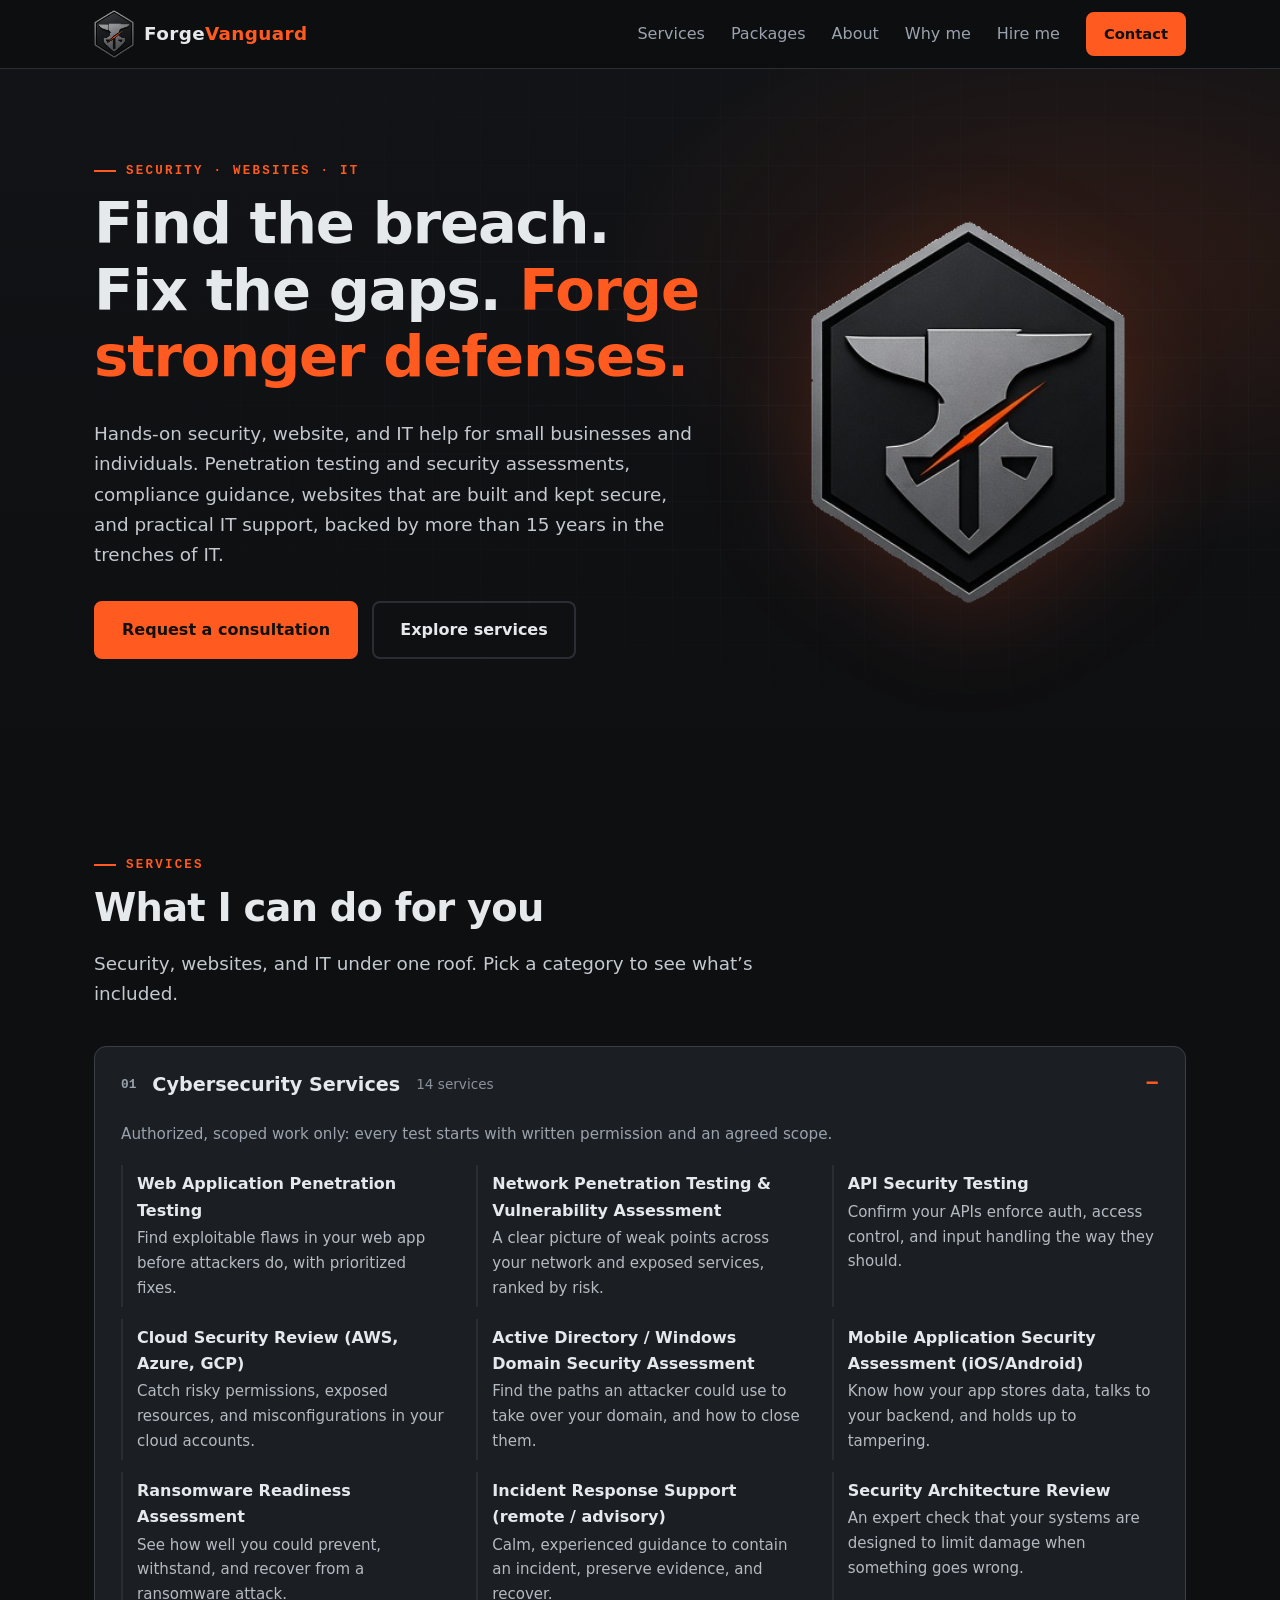
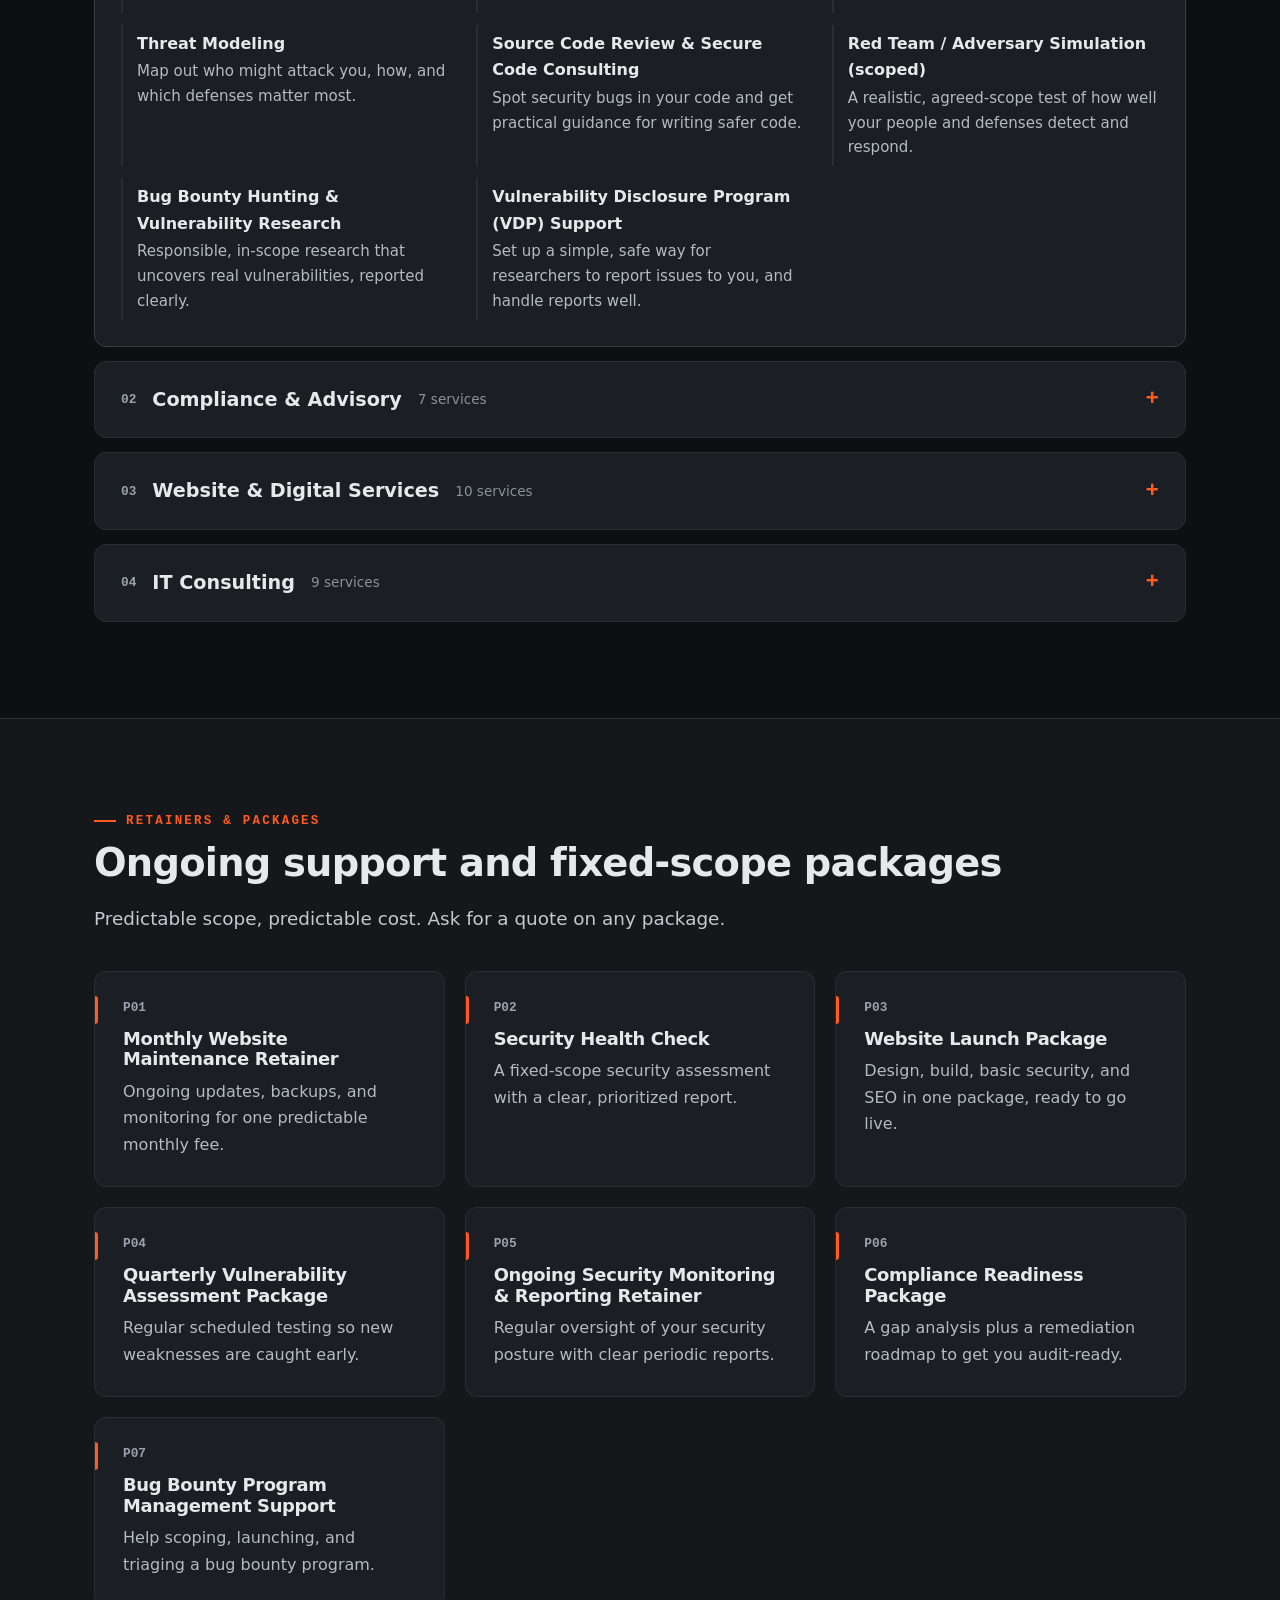
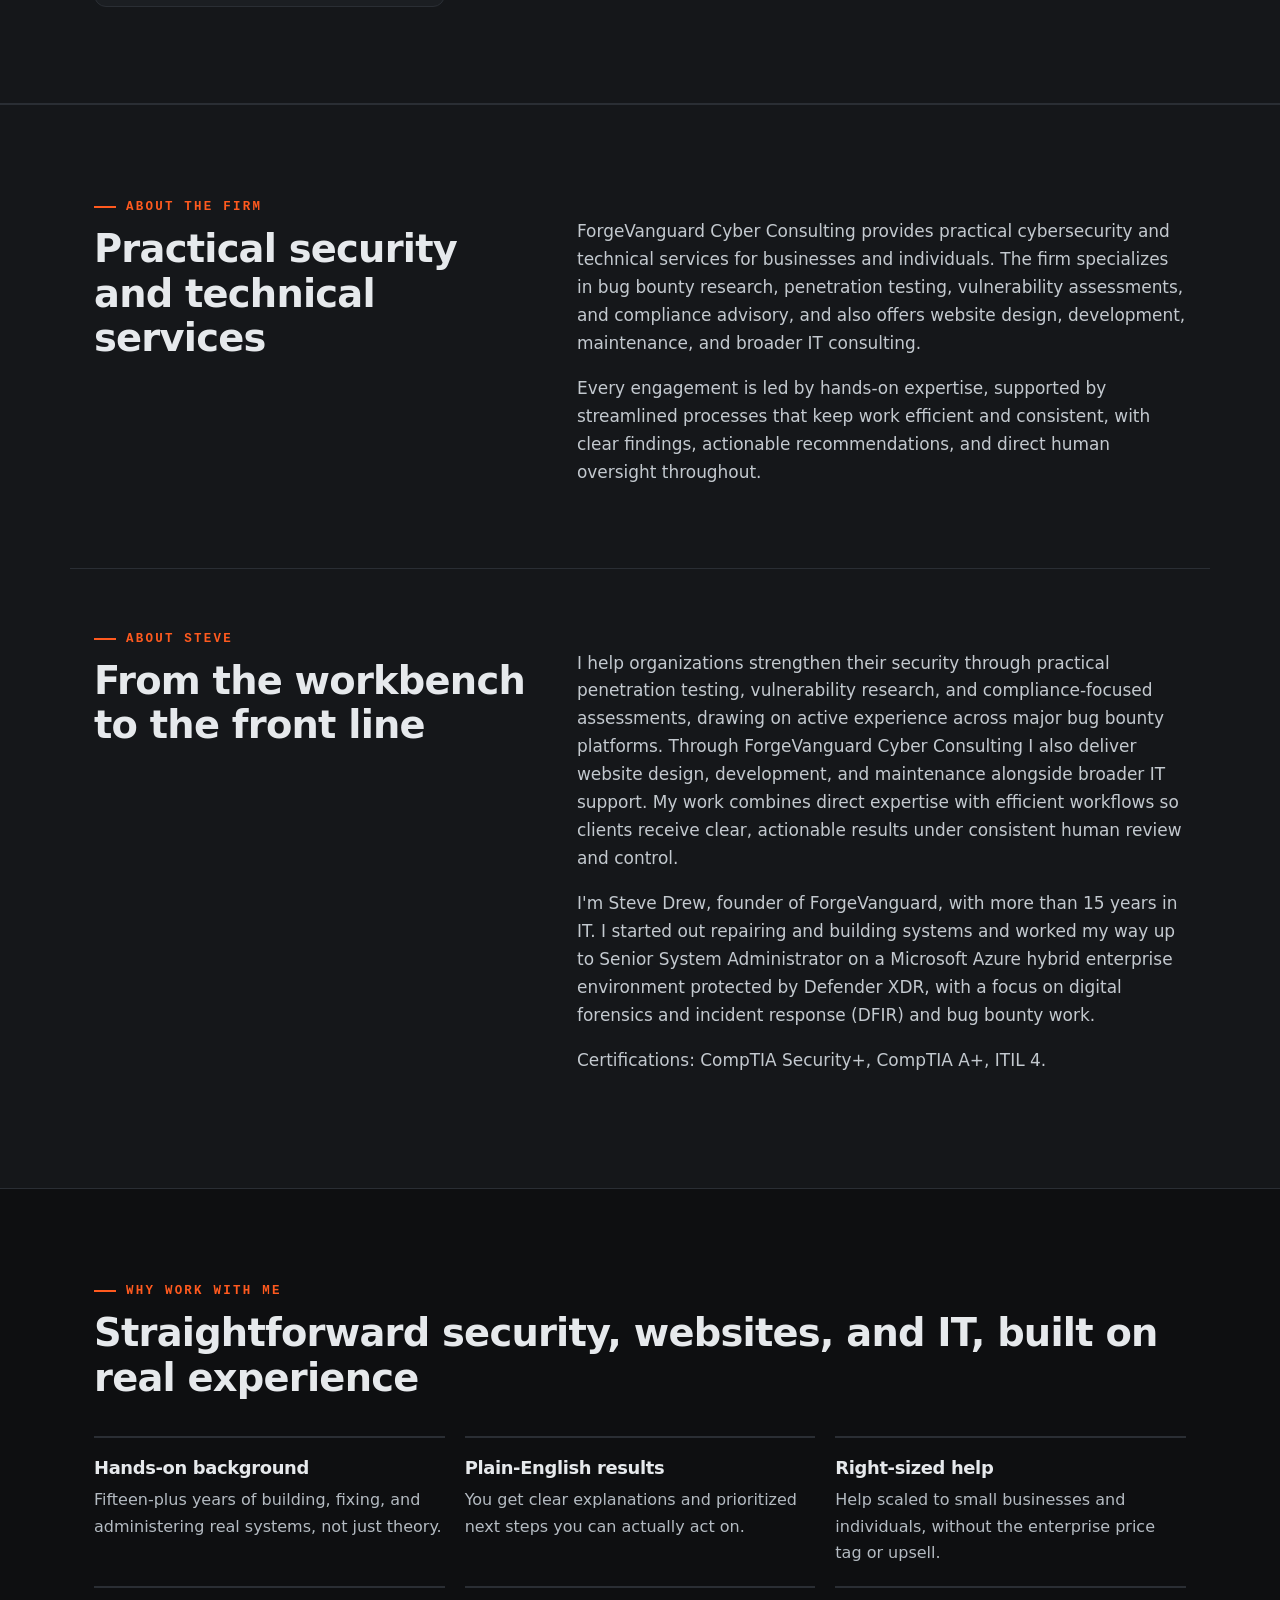
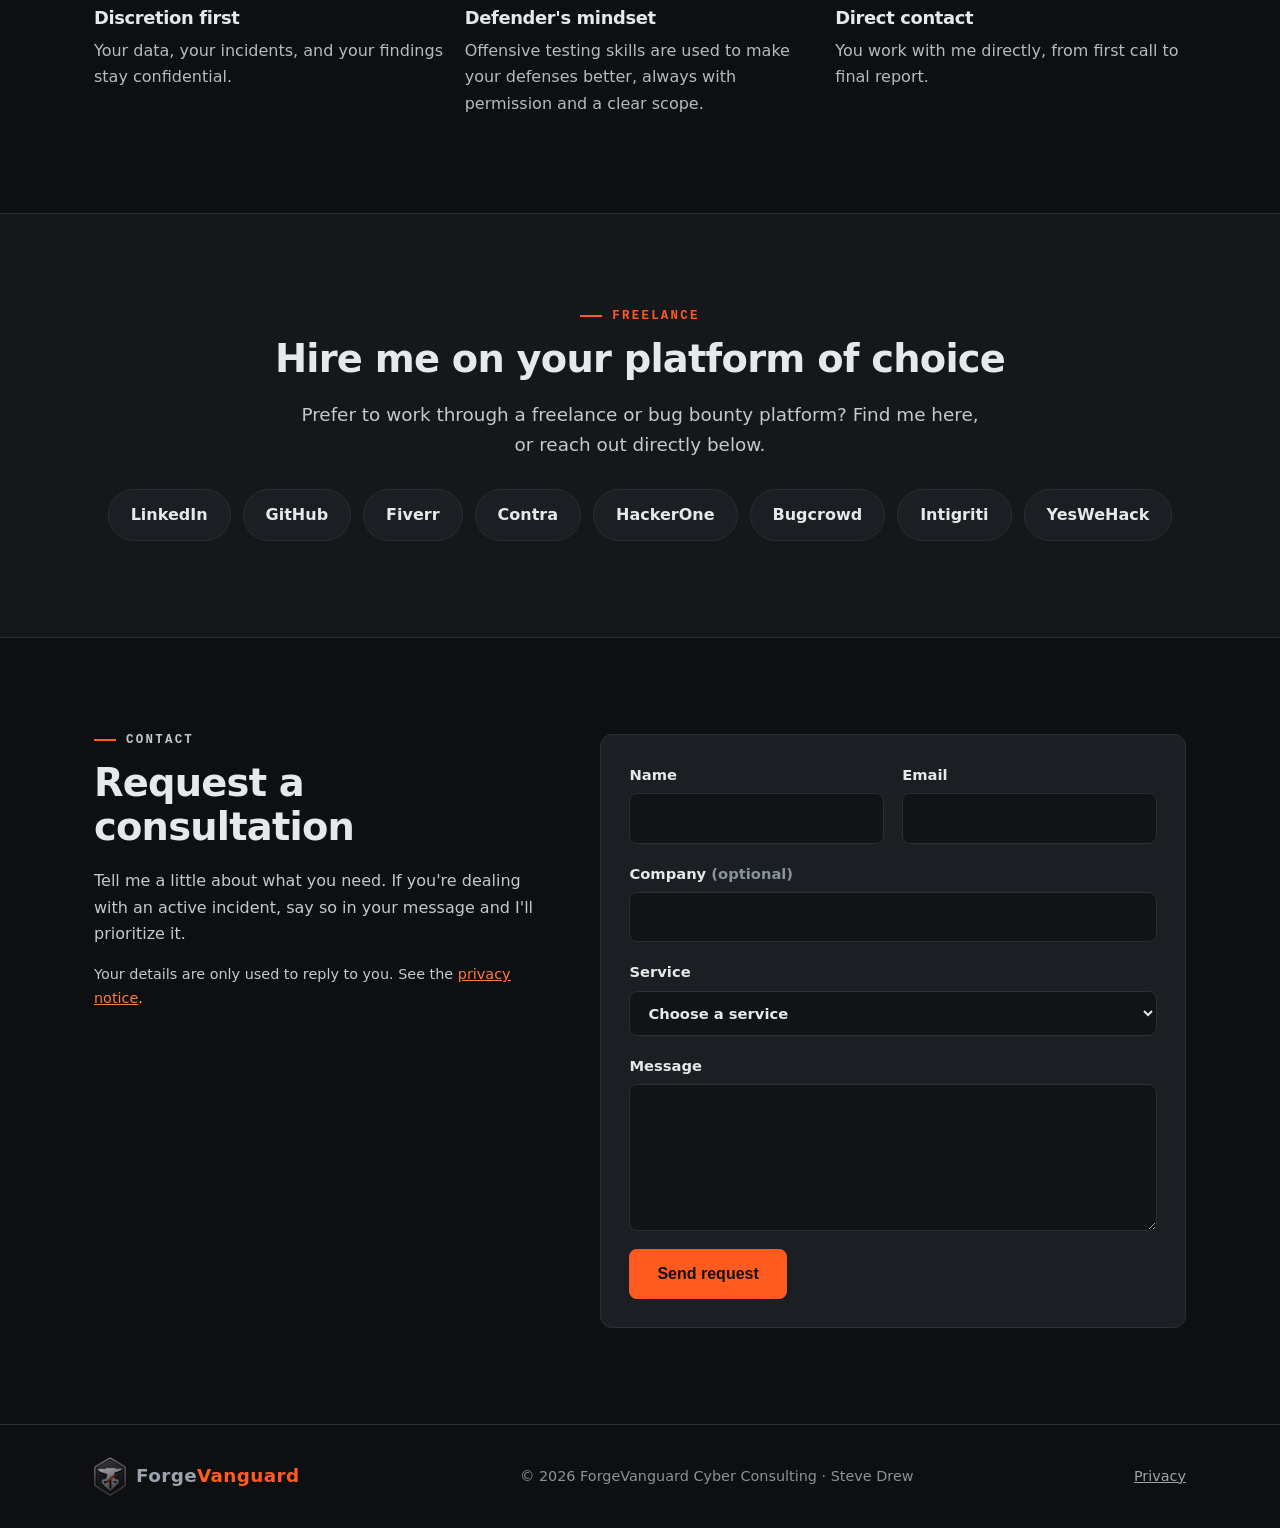
<file: index.html>
<!DOCTYPE html>
<html lang="en">
<head>
<meta charset="utf-8">
<meta name="viewport" content="width=device-width, initial-scale=1">
<title>ForgeVanguard Cyber Consulting | Penetration Testing, Security, Websites & IT Consulting</title>
<meta name="description" content="ForgeVanguard Cyber Consulting: penetration testing, security assessments, compliance advisory, website design and maintenance, and IT consulting for small businesses and individuals.">
<meta name="author" content="Steve Drew">
<meta name="theme-color" content="#121316">
<link rel="canonical" href="https://forgevanguard.pages.dev/">
<meta property="og:type" content="website">
<meta property="og:title" content="ForgeVanguard Cyber Consulting">
<meta property="og:description" content="Security, websites, and IT from Steve Drew: penetration testing, security assessments, compliance help, website builds and care plans, and hands-on IT consulting.">
<meta property="og:url" content="https://forgevanguard.pages.dev/">
<meta property="og:image" content="https://forgevanguard.pages.dev/assets/logo.png">
<meta name="twitter:card" content="summary">
<meta name="twitter:title" content="ForgeVanguard Cyber Consulting">
<meta name="twitter:description" content="Security, website, and IT consulting from Steve Drew.">
<meta name="twitter:image" content="https://forgevanguard.pages.dev/assets/logo.png">
<link rel="icon" type="image/png" href="assets/logo.png">
<link rel="apple-touch-icon" href="assets/logo.png">
<link rel="stylesheet" href="styles.css">
</head>
<body>
<a class="skip" href="#main">Skip to content</a>
<header class="site-header">
  <div class="wrap nav">
    <a href="#top" class="brand"><img src="assets/logo.png" alt="" width="40" height="40"><span>Forge<b>Vanguard</b></span></a>
    <button class="menu-btn" aria-expanded="false" aria-controls="nav-links" aria-label="Open menu"><span></span><span></span><span></span></button>
    <nav id="nav-links" aria-label="Primary">
      <a href="#services">Services</a><a href="#packages">Packages</a><a href="#about">About</a><a href="#why">Why me</a><a href="#hire">Hire me</a>
      <a href="#contact" class="btn btn-sm">Contact</a>
    </nav>
  </div>
</header>
<main id="main">
<section class="hero" id="top">
  <div class="wrap hero-grid">
    <div>
      <p class="eyebrow">Security &middot; Websites &middot; IT</p>
      <h1>Find the breach. Fix the gaps. <span class="accent">Forge stronger defenses.</span></h1>
      <p class="lead">Hands-on security, website, and IT help for small businesses and individuals. Penetration testing and security assessments, compliance guidance, websites that are built and kept secure, and practical IT support, backed by more than 15 years in the trenches of IT.</p>
      <div class="cta-row">
        <a href="#contact" class="btn">Request a consultation</a>
        <a href="#services" class="btn btn-ghost">Explore services</a>
      </div>
    </div>
    <div class="hero-badge" aria-hidden="true"><img src="assets/logo.png" alt="" width="320" height="320"></div>
  </div>
</section>

<section id="services" class="section">
  <div class="wrap">
    <p class="eyebrow">Services</p>
    <h2>What I can do for you</h2>
    <p class="lead">Security, websites, and IT under one roof. Pick a category to see what&rsquo;s included.</p>
    <div class="svc-groups">
      <details class="svc" open id="svc-sec">
        <summary><span class="num">01</span><span class="svc-title">Cybersecurity Services</span><span class="svc-count">14 services</span></summary>
        <p class="svc-intro">Authorized, scoped work only: every test starts with written permission and an agreed scope.</p>
        <ul class="svc-list">
          <li><h4>Web Application Penetration Testing</h4><p>Find exploitable flaws in your web app before attackers do, with prioritized fixes.</p></li>
          <li><h4>Network Penetration Testing &amp; Vulnerability Assessment</h4><p>A clear picture of weak points across your network and exposed services, ranked by risk.</p></li>
          <li><h4>API Security Testing</h4><p>Confirm your APIs enforce auth, access control, and input handling the way they should.</p></li>
          <li><h4>Cloud Security Review (AWS, Azure, GCP)</h4><p>Catch risky permissions, exposed resources, and misconfigurations in your cloud accounts.</p></li>
          <li><h4>Active Directory / Windows Domain Security Assessment</h4><p>Find the paths an attacker could use to take over your domain, and how to close them.</p></li>
          <li><h4>Mobile Application Security Assessment (iOS/Android)</h4><p>Know how your app stores data, talks to your backend, and holds up to tampering.</p></li>
          <li><h4>Ransomware Readiness Assessment</h4><p>See how well you could prevent, withstand, and recover from a ransomware attack.</p></li>
          <li><h4>Incident Response Support (remote / advisory)</h4><p>Calm, experienced guidance to contain an incident, preserve evidence, and recover.</p></li>
          <li><h4>Security Architecture Review</h4><p>An expert check that your systems are designed to limit damage when something goes wrong.</p></li>
          <li><h4>Threat Modeling</h4><p>Map out who might attack you, how, and which defenses matter most.</p></li>
          <li><h4>Source Code Review &amp; Secure Code Consulting</h4><p>Spot security bugs in your code and get practical guidance for writing safer code.</p></li>
          <li><h4>Red Team / Adversary Simulation (scoped)</h4><p>A realistic, agreed-scope test of how well your people and defenses detect and respond.</p></li>
          <li><h4>Bug Bounty Hunting &amp; Vulnerability Research</h4><p>Responsible, in-scope research that uncovers real vulnerabilities, reported clearly.</p></li>
          <li><h4>Vulnerability Disclosure Program (VDP) Support</h4><p>Set up a simple, safe way for researchers to report issues to you, and handle reports well.</p></li>
        </ul>
      </details>
      <details class="svc" id="svc-comp">
        <summary><span class="num">02</span><span class="svc-title">Compliance &amp; Advisory</span><span class="svc-count">7 services</span></summary>
        <p class="svc-intro">Practical guidance that turns frameworks and risk into a plan you can follow.</p>
        <ul class="svc-list">
          <li><h4>Cybersecurity Risk Assessment</h4><p>Understand your biggest security risks and where to spend first.</p></li>
          <li><h4>Compliance Gap Analysis (NIST CSF, ISO 27001, SOC 2, PCI DSS, GDPR, etc.)</h4><p>See exactly where you stand against a framework and what is left to do.</p></li>
          <li><h4>Virtual CISO (vCISO) Advisory</h4><p>Senior security leadership on call, without a full-time hire.</p></li>
          <li><h4>Cybersecurity Strategy &amp; Roadmap Consulting</h4><p>A realistic, prioritized security roadmap that fits your budget and goals.</p></li>
          <li><h4>Policy &amp; Procedure Development</h4><p>Clear, usable security policies your team can actually follow.</p></li>
          <li><h4>Vendor / Third-Party Security Reviews</h4><p>Know whether the vendors you rely on handle your data safely.</p></li>
          <li><h4>Security Awareness Training (content or delivery)</h4><p>Plain-language training that helps your team spot phishing and build safe habits.</p></li>
        </ul>
      </details>
      <details class="svc" id="svc-web">
        <summary><span class="num">03</span><span class="svc-title">Website &amp; Digital Services</span><span class="svc-count">10 services</span></summary>
        <p class="svc-intro">Fast, secure websites that look sharp and stay that way.</p>
        <ul class="svc-list">
          <li><h4>Custom Website Design &amp; Build</h4><p>A professional landing page, business site, or portfolio built to fit your brand.</p></li>
          <li><h4>Website Maintenance &amp; Care Plans</h4><p>Updates, backups, and monitoring handled, so your site stays healthy and online.</p></li>
          <li><h4>Website Redesign &amp; Modernization</h4><p>Refresh an outdated site into a modern, mobile-friendly one.</p></li>
          <li><h4>WordPress / Webflow / Framer Development &amp; Setup</h4><p>Your site set up properly on the platform that suits you, ready to manage yourself.</p></li>
          <li><h4>E-commerce Site Setup &amp; Optimization (Shopify, etc.)</h4><p>A store that is easy to shop, easy to run, and set up to sell.</p></li>
          <li><h4>Security Hardening for Websites</h4><p>Security headers, WAF basics, and patching to keep your site from being an easy target.</p></li>
          <li><h4>Performance Optimization &amp; Core Web Vitals</h4><p>A faster site that keeps visitors around and scores well with search engines.</p></li>
          <li><h4>SEO Setup &amp; Ongoing SEO Management</h4><p>Solid technical SEO and ongoing tuning so customers can find you.</p></li>
          <li><h4>Landing Page Creation for Campaigns or Product Launches</h4><p>Focused pages built to convert visitors for a launch or campaign.</p></li>
          <li><h4>Website Migration (platform or host changes)</h4><p>Move to a new platform or host without losing content, rankings, or uptime.</p></li>
        </ul>
      </details>
      <details class="svc" id="svc-it">
        <summary><span class="num">04</span><span class="svc-title">IT Consulting</span><span class="svc-count">9 services</span></summary>
        <p class="svc-intro">Enterprise-grade know-how, sized for small businesses.</p>
        <ul class="svc-list">
          <li><h4>IT Consulting &amp; Advisory for Small Businesses</h4><p>Straight answers on what tech you need, what you don't, and how to set it up right.</p></li>
          <li><h4>Remote IT Support &amp; Troubleshooting</h4><p>Get problems diagnosed and fixed quickly, without waiting for an on-site visit.</p></li>
          <li><h4>System Administration (Linux, Windows Server)</h4><p>Servers configured, patched, and maintained so they run reliably and securely.</p></li>
          <li><h4>Cloud Infrastructure Setup &amp; Management</h4><p>Cloud environments set up cleanly and kept secure, organized, and cost-aware.</p></li>
          <li><h4>Backup &amp; Disaster Recovery Planning</h4><p>A tested plan to get your data and systems back when something fails.</p></li>
          <li><h4>Network Configuration &amp; Hardening</h4><p>A network that is reliable, segmented sensibly, and locked down.</p></li>
          <li><h4>Email Security &amp; Domain Configuration (SPF, DKIM, DMARC)</h4><p>Stop spoofing of your domain and get your emails delivered to the inbox.</p></li>
          <li><h4>Workflow Setup (n8n, Zapier, Make, custom integrations)</h4><p>I build workflows that connect your apps and cut repetitive manual tasks for your team.</p></li>
          <li><h4>Documentation &amp; Technical Writing</h4><p>Clear runbooks, SOPs, and reports your team can rely on.</p></li>
        </ul>
      </details>
    </div>
  </div>
</section>

<section id="packages" class="section alt">
  <div class="wrap">
    <p class="eyebrow">Retainers &amp; Packages</p>
    <h2>Ongoing support and fixed-scope packages</h2>
    <p class="lead">Predictable scope, predictable cost. Ask for a quote on any package.</p>
    <div class="cards">
      <article class="card"><div class="num">P01</div><h3>Monthly Website Maintenance Retainer</h3><p>Ongoing updates, backups, and monitoring for one predictable monthly fee.</p></article>
      <article class="card"><div class="num">P02</div><h3>Security Health Check</h3><p>A fixed-scope security assessment with a clear, prioritized report.</p></article>
      <article class="card"><div class="num">P03</div><h3>Website Launch Package</h3><p>Design, build, basic security, and SEO in one package, ready to go live.</p></article>
      <article class="card"><div class="num">P04</div><h3>Quarterly Vulnerability Assessment Package</h3><p>Regular scheduled testing so new weaknesses are caught early.</p></article>
      <article class="card"><div class="num">P05</div><h3>Ongoing Security Monitoring &amp; Reporting Retainer</h3><p>Regular oversight of your security posture with clear periodic reports.</p></article>
      <article class="card"><div class="num">P06</div><h3>Compliance Readiness Package</h3><p>A gap analysis plus a remediation roadmap to get you audit-ready.</p></article>
      <article class="card"><div class="num">P07</div><h3>Bug Bounty Program Management Support</h3><p>Help scoping, launching, and triaging a bug bounty program.</p></article>
    </div>
  </div>
</section>

<section id="about" class="section alt">
  <div class="wrap about">
    <div>
      <p class="eyebrow">About the firm</p>
      <h2>Practical security and technical services</h2>
    </div>
    <div class="prose">
      <p>ForgeVanguard Cyber Consulting provides practical cybersecurity and technical services for businesses and individuals. The firm specializes in bug bounty research, penetration testing, vulnerability assessments, and compliance advisory, and also offers website design, development, maintenance, and broader IT consulting.</p>
      <p>Every engagement is led by hands-on expertise, supported by streamlined processes that keep work efficient and consistent, with clear findings, actionable recommendations, and direct human oversight throughout.</p>
    </div>
  </div>
  <div class="wrap about founder">
    <div>
      <p class="eyebrow">About Steve</p>
      <h2>From the workbench to the front line</h2>
    </div>
    <div class="prose">
      <p>I help organizations strengthen their security through practical penetration testing, vulnerability research, and compliance-focused assessments, drawing on active experience across major bug bounty platforms. Through ForgeVanguard Cyber Consulting I also deliver website design, development, and maintenance alongside broader IT support. My work combines direct expertise with efficient workflows so clients receive clear, actionable results under consistent human review and control.</p>
      <p>I'm Steve Drew, founder of ForgeVanguard, with more than 15 years in IT. I started out repairing and building systems and worked my way up to Senior System Administrator on a Microsoft Azure hybrid enterprise environment protected by Defender XDR, with a focus on digital forensics and incident response (DFIR) and bug bounty work.</p>
      <p class="muted">Certifications: CompTIA Security+, CompTIA A+, ITIL 4.</p>
    </div>
  </div>
</section>

<section id="why" class="section">
  <div class="wrap">
    <p class="eyebrow">Why work with me</p>
    <h2>Straightforward security, websites, and IT, built on real experience</h2>
    <ul class="why">
      <li><h3>Hands-on background</h3><p>Fifteen-plus years of building, fixing, and administering real systems, not just theory.</p></li>
      <li><h3>Plain-English results</h3><p>You get clear explanations and prioritized next steps you can actually act on.</p></li>
      <li><h3>Right-sized help</h3><p>Help scaled to small businesses and individuals, without the enterprise price tag or upsell.</p></li>
      <li><h3>Discretion first</h3><p>Your data, your incidents, and your findings stay confidential.</p></li>
      <li><h3>Defender's mindset</h3><p>Offensive testing skills are used to make your defenses better, always with permission and a clear scope.</p></li>
      <li><h3>Direct contact</h3><p>You work with me directly, from first call to final report.</p></li>
    </ul>
  </div>
</section>

<section id="hire" class="section alt">
  <div class="wrap center">
    <p class="eyebrow">Freelance</p>
    <h2>Hire me on your platform of choice</h2>
    <p class="lead narrow">Prefer to work through a freelance or bug bounty platform? Find me here, or reach out directly below.</p>
    <div class="platforms">
      <a href="https://www.linkedin.com/in/steved652" class="chip" target="_blank" rel="noopener">LinkedIn</a>
      <a href="https://github.com/ForgeVanguard" class="chip" target="_blank" rel="noopener">GitHub</a>
      <a href="https://www.fiverr.com/forgevanguard" class="chip" target="_blank" rel="noopener">Fiverr</a>
      <a href="https://contra.com/steven_drew_j7g03m1h" class="chip" target="_blank" rel="noopener">Contra</a>
      <a href="https://hackerone.com/forgevanguard" class="chip" target="_blank" rel="noopener">HackerOne</a>
      <a href="https://bugcrowd.com/h/ForgeVanguard" class="chip" target="_blank" rel="noopener">Bugcrowd</a>
      <a href="https://app.intigriti.com/researcher/profile/forgevanguard" class="chip" target="_blank" rel="noopener">Intigriti</a>
      <a href="https://yeswehack.com/hunters/forgevanguard" class="chip" target="_blank" rel="noopener">YesWeHack</a>
    </div>
  </div>
</section>

<section id="contact" class="section">
  <div class="wrap contact">
    <div>
      <p class="eyebrow">Contact</p>
      <h2>Request a consultation</h2>
      <p>Tell me a little about what you need. If you're dealing with an active incident, say so in your message and I'll prioritize it.</p>
      <p class="muted small">Your details are only used to reply to you. See the <a href="privacy.html">privacy notice</a>.</p>
    </div>
    <form class="form" action="https://formsubmit.co/forgevanguardcyberconsulting@gmail.com" method="POST">
      <input type="hidden" name="_subject" value="New ForgeVanguard inquiry">
      <input type="hidden" name="_template" value="table">
      <input type="text" name="_honey" style="display:none">
      <input type="hidden" name="_next" value="https://forgevanguard.pages.dev/#contact">
      <div class="row2">
        <label>Name<input type="text" name="name" autocomplete="name" required></label>
        <label>Email<input type="email" name="email" autocomplete="email" required></label>
      </div>
      <label><span>Company <span class="muted">(optional)</span></span><input type="text" name="company" autocomplete="organization"></label>
      <label>Service
        <select name="service" required>
          <option value="" disabled selected>Choose a service</option>
          <option>Cybersecurity Services</option>
          <option>Compliance &amp; Advisory</option>
          <option>Website &amp; Digital Services</option>
          <option>IT Consulting</option>
          <option>Retainers &amp; Packages</option>
          <option>Something else</option>
        </select>
      </label>
      <label>Message<textarea name="message" rows="5" required></textarea></label>
      <input type="text" name="_gotcha" tabindex="-1" autocomplete="off" class="hp" aria-hidden="true">
      <button type="submit" class="btn">Send request</button>
    </form>
  </div>
</section>
</main>
<footer class="site-footer">
  <div class="wrap foot">
    <a href="#top" class="brand"><img src="assets/logo.png" alt="" width="32" height="32"><span>Forge<b>Vanguard</b></span></a>
    <p>&copy; <span id="yr">2026</span> ForgeVanguard Cyber Consulting &middot; Steve Drew</p>
    <a href="privacy.html">Privacy</a>
  </div>
</footer>
<script src="main.js"></script>
</body>
</html>
</file>
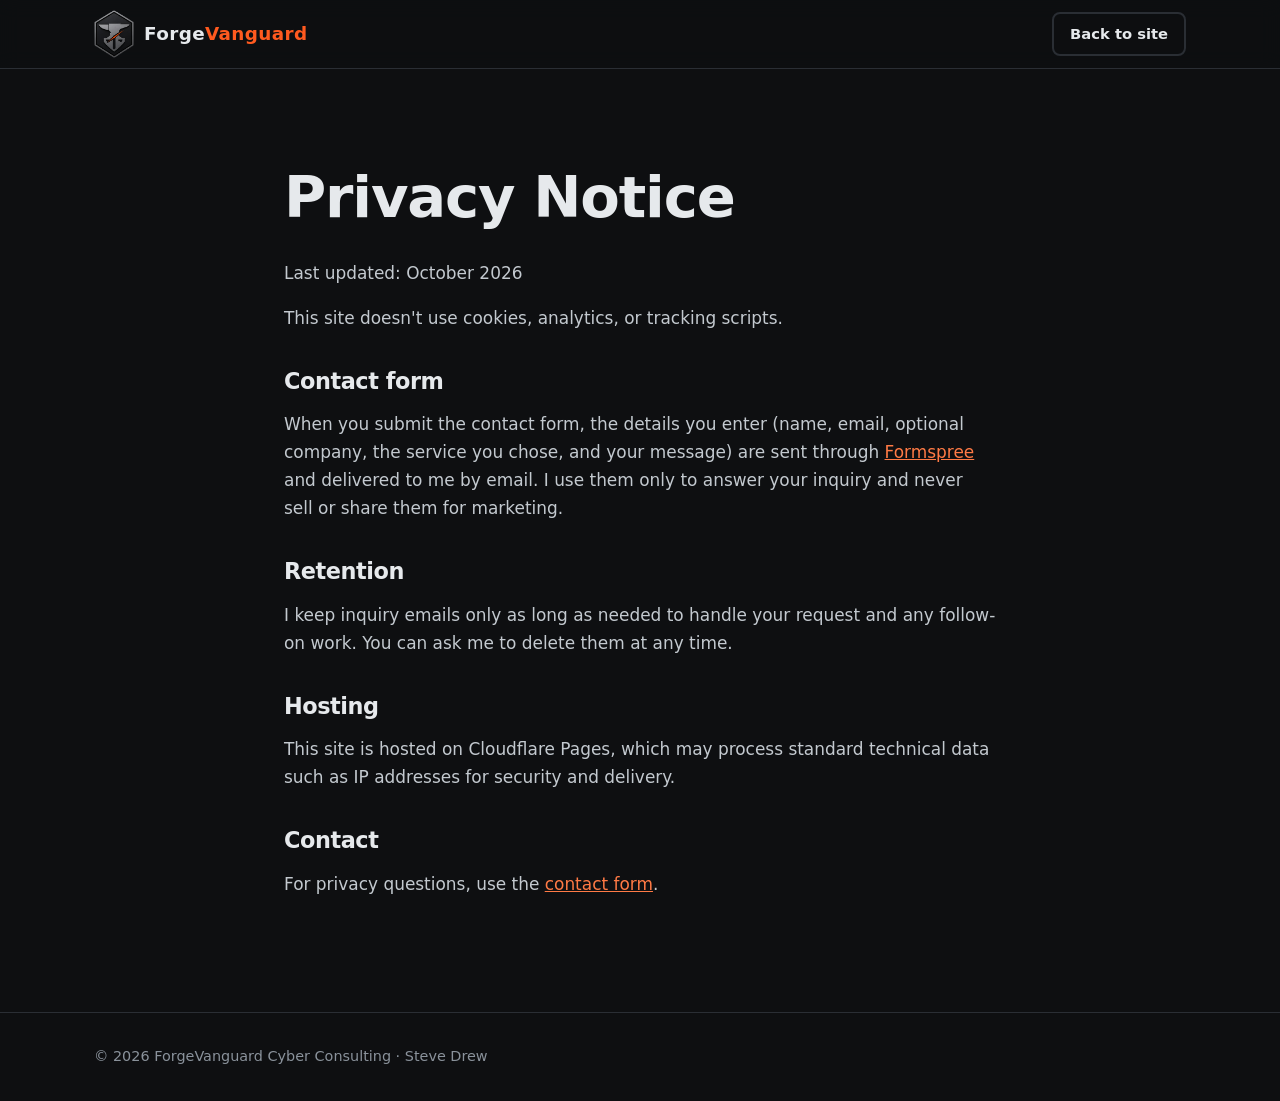
<file: privacy.html>
<!DOCTYPE html>
<html lang="en"><head><meta charset="utf-8"><meta name="viewport" content="width=device-width, initial-scale=1">
<title>Privacy Notice | ForgeVanguard Cyber Consulting</title><meta name="description" content="Privacy notice for ForgeVanguard Cyber Consulting.">
<link rel="icon" type="image/png" href="assets/logo.png"><link rel="stylesheet" href="styles.css"></head>
<body><header class="site-header"><div class="wrap nav"><a href="index.html" class="brand"><img src="assets/logo.png" alt="" width="40" height="40"><span>Forge<b>Vanguard</b></span></a><a href="index.html" class="btn btn-sm btn-ghost">Back to site</a></div></header>
<main id="main" class="section"><div class="wrap prose narrow-page">
<h1>Privacy Notice</h1>
<p class="muted">Last updated: October 2026</p>
<p>This site doesn't use cookies, analytics, or tracking scripts.</p>
<h2>Contact form</h2>
<p>When you submit the contact form, the details you enter (name, email, optional company, the service you chose, and your message) are sent through <a href="https://formspree.io/legal/privacy-policy" rel="noopener">Formspree</a> and delivered to me by email. I use them only to answer your inquiry and never sell or share them for marketing.</p>
<h2>Retention</h2><p>I keep inquiry emails only as long as needed to handle your request and any follow-on work. You can ask me to delete them at any time.</p>
<h2>Hosting</h2><p>This site is hosted on Cloudflare Pages, which may process standard technical data such as IP addresses for security and delivery.</p>
<h2>Contact</h2><p>For privacy questions, use the <a href="index.html#contact">contact form</a>.</p>
</div></main>
<footer class="site-footer"><div class="wrap foot"><p>&copy; 2026 ForgeVanguard Cyber Consulting &middot; Steve Drew</p></div></footer></body></html>
</file>
<file: styles.css>
:root{--bg:#0e0f11;--bg2:#15171a;--card:#1b1e22;--line:#2a2e34;--steel:#9aa3ad;--text:#e6e9ec;--muted:#8a929b;--accent:#ff5a1f;--accent2:#ff7a45;--r:12px}
*{box-sizing:border-box}html{scroll-behavior:smooth;scroll-padding-top:80px}
body{margin:0;background:var(--bg);color:var(--text);font:16px/1.65 system-ui,-apple-system,"Segoe UI",Roboto,Inter,sans-serif;-webkit-font-smoothing:antialiased}
img{max-width:100%;height:auto}a{color:var(--accent2)}
:focus-visible{outline:2px solid var(--accent);outline-offset:3px;border-radius:4px}
.skip{position:absolute;left:-999px;top:8px;background:var(--accent);color:#000;padding:8px 14px;z-index:100}.skip:focus{left:8px}
.wrap{max-width:1140px;margin:0 auto;padding:0 24px}
h1,h2,h3{line-height:1.15;letter-spacing:-.02em;margin:0 0 .5em}
h1{font-size:clamp(2.2rem,5vw,3.6rem);font-weight:800}h2{font-size:clamp(1.7rem,3.2vw,2.4rem);font-weight:750}h3{font-size:1.12rem}
.accent{color:var(--accent)}.muted{color:var(--muted)}.small{font-size:.9rem}
.eyebrow{font:600 .78rem/1 ui-monospace,SFMono-Regular,Menlo,monospace;text-transform:uppercase;letter-spacing:.18em;color:var(--accent);margin:0 0 14px;display:flex;align-items:center;gap:10px}
.eyebrow::before{content:"";width:22px;height:2px;background:var(--accent)}
.center .eyebrow{justify-content:center}
.lead{font-size:1.15rem;color:#c3c9cf;max-width:38em}.narrow{margin:0 auto 28px}
.btn{display:inline-block;background:var(--accent);color:#111;font-weight:700;text-decoration:none;padding:14px 26px;border-radius:8px;border:2px solid var(--accent);cursor:pointer;font-size:1rem;transition:.2s}
.btn:hover{background:var(--accent2);border-color:var(--accent2);transform:translateY(-1px)}
.btn-ghost{background:transparent;color:var(--text);border-color:var(--line)}.btn-ghost:hover{background:var(--card);border-color:var(--steel)}
.btn-sm{padding:8px 16px;font-size:.92rem}
.site-header{position:sticky;top:0;z-index:50;background:rgba(14,15,17,.85);backdrop-filter:blur(10px);border-bottom:1px solid var(--line)}
.nav{display:flex;align-items:center;justify-content:space-between;height:68px}
.brand{display:flex;align-items:center;gap:10px;color:var(--text);text-decoration:none;font-weight:600;font-size:1.15rem;letter-spacing:.02em}.brand b{color:var(--accent)}
nav{display:flex;align-items:center;gap:26px}nav a:not(.btn){color:var(--steel);text-decoration:none;font-weight:500}nav a:not(.btn):hover{color:var(--text)}
.menu-btn{display:none;background:none;border:1px solid var(--line);border-radius:8px;padding:10px;cursor:pointer}
.menu-btn span{display:block;width:20px;height:2px;background:var(--text);margin:4px 0}
.hero{position:relative;overflow:hidden;padding:96px 0 104px;background:radial-gradient(700px 400px at 85% 30%,rgba(255,90,31,.13),transparent 70%),linear-gradient(180deg,#121316,var(--bg))}
.hero::before{content:"";position:absolute;inset:0;background-image:linear-gradient(var(--line) 1px,transparent 1px),linear-gradient(90deg,var(--line) 1px,transparent 1px);background-size:48px 48px;opacity:.25;mask-image:radial-gradient(ellipse at 70% 40%,#000 10%,transparent 70%);pointer-events:none}
.hero-grid{position:relative;display:grid;grid-template-columns:1.4fr 1fr;gap:48px;align-items:center}
.cta-row{display:flex;flex-wrap:wrap;gap:14px;margin-top:30px}
.hero-badge{display:flex;justify-content:center}.hero-badge img{width:min(320px,100%);filter:drop-shadow(0 20px 50px rgba(255,90,31,.18))}
.section{padding:96px 0}.alt{background:var(--bg2);border-block:1px solid var(--line)}
.cards{display:grid;grid-template-columns:repeat(auto-fit,minmax(300px,1fr));gap:20px;margin-top:36px}
.card{background:var(--card);border:1px solid var(--line);border-radius:var(--r);padding:28px;position:relative;transition:.2s}
.card::after{content:"";position:absolute;left:0;top:24px;width:3px;height:28px;background:var(--accent);border-radius:0 3px 3px 0}
.card:hover{border-color:#3a3f46;transform:translateY(-2px)}
.card p,.why p{color:#b4bbc2;margin:0}.num{font:600 .8rem ui-monospace,monospace;color:var(--steel);margin-bottom:14px}
.about{display:grid;grid-template-columns:1fr 1.4fr;gap:48px}.prose p{color:#c3c9cf;font-size:1.06rem}
.why{list-style:none;padding:0;margin:36px 0 0;display:grid;grid-template-columns:repeat(3,1fr);gap:20px}
.why li{border-top:2px solid var(--line);padding-top:20px}.why li:hover{border-color:var(--accent)}
.center{text-align:center}.platforms{display:flex;flex-wrap:wrap;justify-content:center;gap:12px}
.chip{color:var(--text);text-decoration:none;border:1px solid var(--line);background:var(--card);padding:12px 22px;border-radius:999px;font-weight:600;transition:.2s}.chip:hover{border-color:var(--accent);color:var(--accent)}
.contact{display:grid;grid-template-columns:1fr 1.3fr;gap:56px;align-items:start}.contact>div p{color:#c3c9cf}
.form{background:var(--card);border:1px solid var(--line);border-radius:var(--r);padding:28px;display:grid;gap:18px}
.row2{display:grid;grid-template-columns:1fr 1fr;gap:18px}
label{display:grid;gap:6px;font-weight:600;font-size:.92rem}
input,select,textarea{font:inherit;color:var(--text);background:#111316;border:1px solid var(--line);border-radius:8px;padding:12px 14px;width:100%}
input:focus,select:focus,textarea:focus{outline:none;border-color:var(--accent);box-shadow:0 0 0 3px rgba(255,90,31,.2)}
.hp{position:absolute;left:-9999px}.form .btn{justify-self:start}
.site-footer{border-top:1px solid var(--line);padding:32px 0;color:var(--muted);font-size:.9rem}
.foot{display:flex;align-items:center;justify-content:space-between;gap:16px;flex-wrap:wrap}.foot p{margin:0}.foot a{color:var(--steel)}
.narrow-page{max-width:760px}.narrow-page h2{margin-top:1.6em;font-size:1.4rem}
@media (max-width:900px){.hero-grid,.about,.contact{grid-template-columns:1fr}.hero-badge{display:none}.why{grid-template-columns:1fr 1fr}}
@media (max-width:760px){.menu-btn{display:block}
nav{display:none;position:absolute;top:68px;left:0;right:0;flex-direction:column;align-items:stretch;gap:0;background:#121316;border-bottom:1px solid var(--line);padding:8px 24px 20px}
nav.open{display:flex}nav a:not(.btn){padding:12px 0;border-bottom:1px solid var(--line)}nav .btn{margin-top:14px;text-align:center}
.section{padding:68px 0}.hero{padding:64px 0 72px}.why,.row2{grid-template-columns:1fr}.cards{grid-template-columns:1fr}.foot{flex-direction:column;text-align:center}}
@media (prefers-reduced-motion:reduce){*{transition:none!important;scroll-behavior:auto!important}}
.svc-groups{display:grid;gap:14px;margin-top:36px}
.svc{background:var(--card);border:1px solid var(--line);border-radius:var(--r);overflow:hidden}
.svc[open]{border-color:#3a3f46}
.svc summary{list-style:none;cursor:pointer;display:flex;align-items:center;gap:16px;padding:22px 26px;position:relative}
.svc summary::-webkit-details-marker{display:none}
.svc summary::after{content:"+";margin-left:auto;font:600 1.4rem/1 ui-monospace,monospace;color:var(--accent)}
.svc[open] summary::after{content:"\2212"}
.svc summary .num{margin:0}.svc-title{font-weight:700;font-size:1.2rem}
.svc-count{color:var(--muted);font-size:.85rem;white-space:nowrap}
.svc-intro{margin:0;padding:0 26px 6px;color:var(--steel);font-size:.95rem}
.svc-list{list-style:none;margin:0;padding:12px 26px 26px;display:grid;grid-template-columns:repeat(auto-fit,minmax(300px,1fr));gap:12px 28px}
.svc-list li{border-left:2px solid var(--line);padding:6px 0 6px 14px}.svc-list li:hover{border-color:var(--accent)}
.svc-list h4{margin:0 0 2px;font-size:1rem}.svc-list p{margin:0;color:#b4bbc2;font-size:.94rem}
@media (max-width:760px){.svc summary{padding:18px;flex-wrap:wrap;gap:6px 12px}.svc-count{order:3;width:100%;padding-left:0}.svc summary::after{position:absolute;right:18px;top:18px}.svc-title{padding-right:28px}.svc-intro{padding:0 18px 6px}.svc-list{grid-template-columns:1fr;padding:10px 18px 20px}}
.founder{margin-top:64px;padding-top:64px;border-top:1px solid var(--line)}@media (max-width:760px){.founder{margin-top:44px;padding-top:44px}}
</file>
